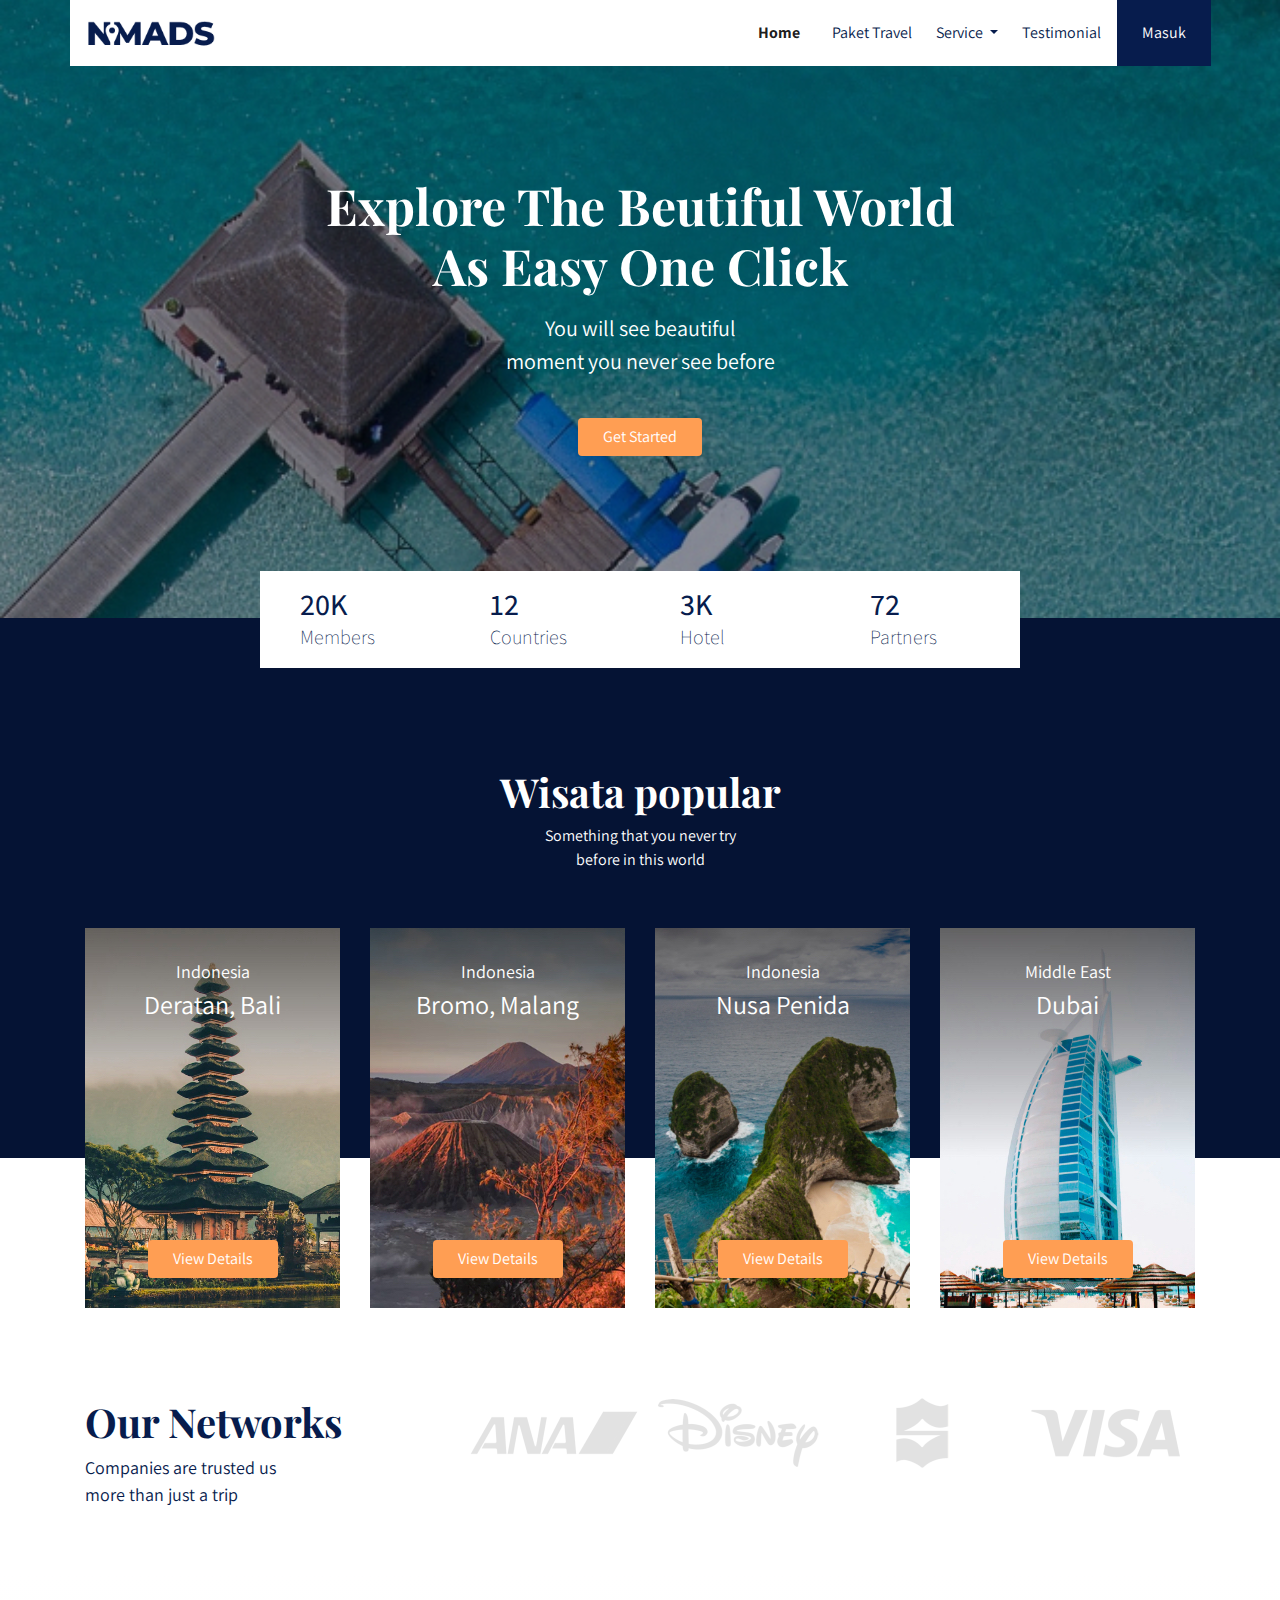
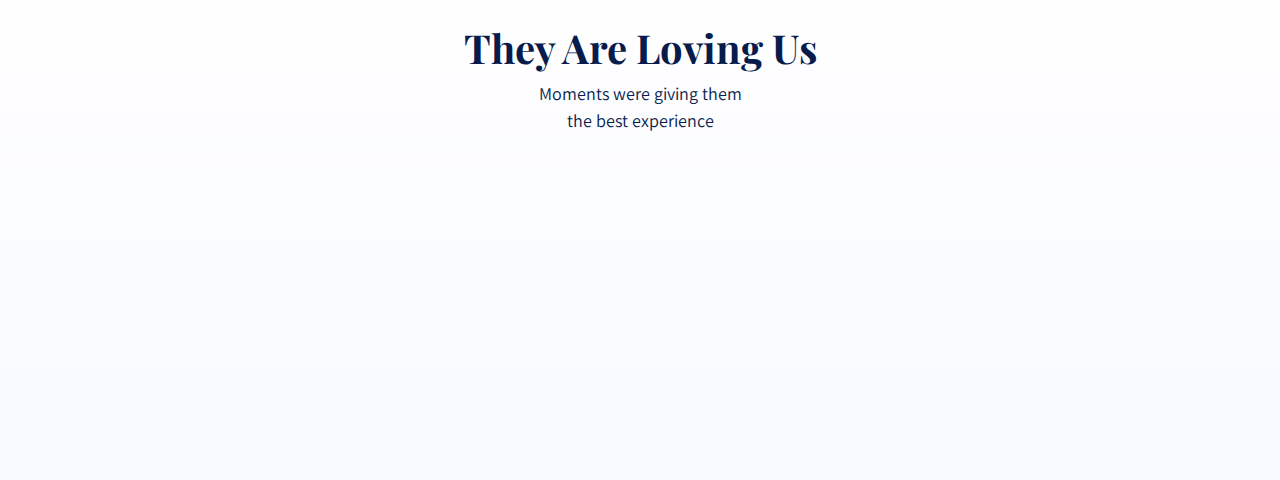
<file: index.html>
<!DOCTYPE html>
<html lang="en">
<head>
    <meta charset="UTF-8">
    <meta name="viewport" content="width=device-width, initial-scale=1.0">
    <link rel="stylesheet" href="frontend/libraries/bootstrap/css/bootstrap.css">
    <link rel="stylesheet" href="frontend/styles/main.css">
    <link rel="preconnect" href="https://fonts.googleapis.com">
    <link rel="preconnect" href="https://fonts.gstatic.com" crossorigin>
    <link href="https://fonts.googleapis.com/css2?family=Assistant:wght@200;300;400;500;600;700;800&family=Playfair+Display:ital,wght@0,400;0,500;0,600;0,700;0,800;0,900;1,400;1,500;1,600;1,700;1,800;1,900&display=swap" rel="stylesheet">
    <title>Nomads - Travel Web</title>
</head>
<body>
    <!-- Navbar -->
    <div class="container">
        <nav class="row navbar navbar-expand-lg navbar-light bg-white">
            <a href="#" class="navbar-brand">
                <img src="frontend/assets/images/logo.png" alt="Logo NOMADS" />
            </a>
            <button class="navbar-toggler navbar-toggler-right" type="button" data-toggle="collapse" data-target="#navb">
                <span class="navbar-toggler-icon"></span>
            </button>
            
            <div class="collapse navbar-collapse" id="navb">
                <ul class="navbar-nav ml-auto mr-3">
                    <li class="nav-item mx-md-2"><a href="#" class="nav-link active">Home</a></li>
                    <li class="nav-item mx-md-2"><a href="#" class="nav-link">Paket Travel</a></li>
                    <li class="nav-item dropdown">
                        <a href="" class="nav-link dropdown-toggle" id="navbardrop" data-toggle="dropdown">
                            Service
                        </a>
                        <div class="dropdown-menu">
                            <a href="#" class="dropdown-item">aaa</a>
                            <a href="#" class="dropdown-item">bbb</a>
                            <a href="#" class="dropdown-item">ccc</a>
                        </div>
                    </li>
                    <li class="nav-item mx-md-2"><a href="#" class="nav-link">Testimonial</a></li>

                    <!-- Mobile Button -->
                    <form class="form-inline d-sm-block d-md-none">
                        <button class="btn btn-login my-2 my-sm-0">Masuk</button>
                    </form>
                    <!-- Desktop button -->
                    <form class="form-inline my-2 my-lg-0 d-none d-md-block">
                        <button class="btn btn-login btn-navbar-right my-2 my-sm-0 px-4">Masuk</button>
                    </form>
                </ul>
            </div>
        </nav>
    </div>

    <!-- Header -->
    <header class="text-center">
        <h1>
            Explore The Beutiful World <br>
            As Easy One Click
        </h1>
        <p class="mt-3">
            You will see beautiful <br>
            moment you never see before
        </p>
        <a href="#" class="btn btn-get-started px-4 mt-4">
            Get Started
        </a>
    </header>

    <!-- Main Content -->
    <main>
        <div class="container">
            <section class="section-stats row justify-content-center" id="stats">
                <div class="col-3 col-md-2 stats-detail">
                    <h2>20K</h2>
                    <p>Members</p>
                </div>
                <div class="col-3 col-md-2 stats-detail">
                    <h2>12</h2>
                    <p>Countries</p>
                </div>
                <div class="col-3 col-md-2 stats-detail">
                    <h2>3K</h2>
                    <p>Hotel</p>
                </div>
                <div class="col-3 col-md-2 stats-detail">
                    <h2>72</h2>
                    <p>Partners</p>
                </div>
            </section>
        </div>

        <section class="section-popular" id="popular">
            <div class="container">
                <div class="row">
                    <div class="col text-center section-popular-heading">
                        <h2>Wisata popular</h2>
                        <p>
                            Something that you never try <br>
                            before in this world
                        </p>
                    </div>
                </div>
            </div>
        </section>

        <section class="section-popular-content" id="popularContent">
            <div class="container">
                <div class="section-popular-travel row justify-content-center">
                
                    <div class="col-sm-6 col-md-4 col-lg-3">
                       <div class="card-travel text-center d-flex flex-column"
                       style="background-image: url('frontend/assets/images/travel-1.jpg');">
                        <div class="travel-country">Indonesia</div>
                        <div class="travel-location">Deratan, Bali</div>
                        <div class="travel-button mt-auto">
                            <a href="#" class="btn btn-travel-details px-4">
                                View Details
                            </a>
                        </div>
                       </div> 
                    </div>
    
                    <div class="col-sm-6 col-md-4 col-lg-3">
                        <div class="card-travel text-center d-flex flex-column"
                        style="background-image: url('frontend/assets/images/travel-2.jpg');">
                         <div class="travel-country">Indonesia</div>
                         <div class="travel-location">Bromo, Malang</div>
                         <div class="travel-button mt-auto">
                             <a href="#" class="btn btn-travel-details px-4">
                                 View Details
                             </a>
                         </div>
                        </div> 
                     </div>
    
                     <div class="col-sm-6 col-md-4 col-lg-3">
                        <div class="card-travel text-center d-flex flex-column"
                        style="background-image: url('frontend/assets/images/travel-3.jpg');">
                         <div class="travel-country">Indonesia</div>
                         <div class="travel-location">Nusa Penida</div>
                         <div class="travel-button mt-auto">
                             <a href="#" class="btn btn-travel-details px-4">
                                 View Details
                             </a>
                         </div>
                        </div> 
                     </div>
    
                     <div class="col-sm-6 col-md-4 col-lg-3">
                        <div class="card-travel text-center d-flex flex-column"
                        style="background-image: url('frontend/assets/images/travel-4.jpg');">
                         <div class="travel-country">Middle East</div>
                         <div class="travel-location">Dubai</div>
                         <div class="travel-button mt-auto">
                             <a href="#" class="btn btn-travel-details px-4">
                                 View Details
                             </a>
                         </div>
                        </div> 
                     </div>
                </div>
            </div>
        </section>

        <section class="section-networks">
            <div class="container">
                <div class="row">
                    <div class="col-md-4">
                        <h2>Our Networks</h2>
                        <p>
                            Companies are trusted us <br>
                            more than just a trip
                        </p>
                    </div>
                    <div class="col-md-8 text-center">
                        <img src="frontend/assets/images/partner.png" alt="" class="img-partner">
                    </div>
                </div>
            </div>
        </section>

        <section class="section-testimonial-heading" id="testimonialHeading">
            <div class="container">
                <div class="row">
                    <div class="col text-center">
                        <h2>They Are Loving Us</h2>
                        <p>
                            Moments were giving them
                            <br>
                            the best experience
                        </p>
                    </div>
                </div>
            </div>
        </section>
    </main>

    <script src="frontend/libraries/jquery/jquery-3.7.1.min.js"></script>
    <script src="frontend/libraries/bootstrap/js/bootstrap.js"></script>
    <script src="frontend/libraries/retina/retina.min.js"></script>
</body>
</html>
</file>
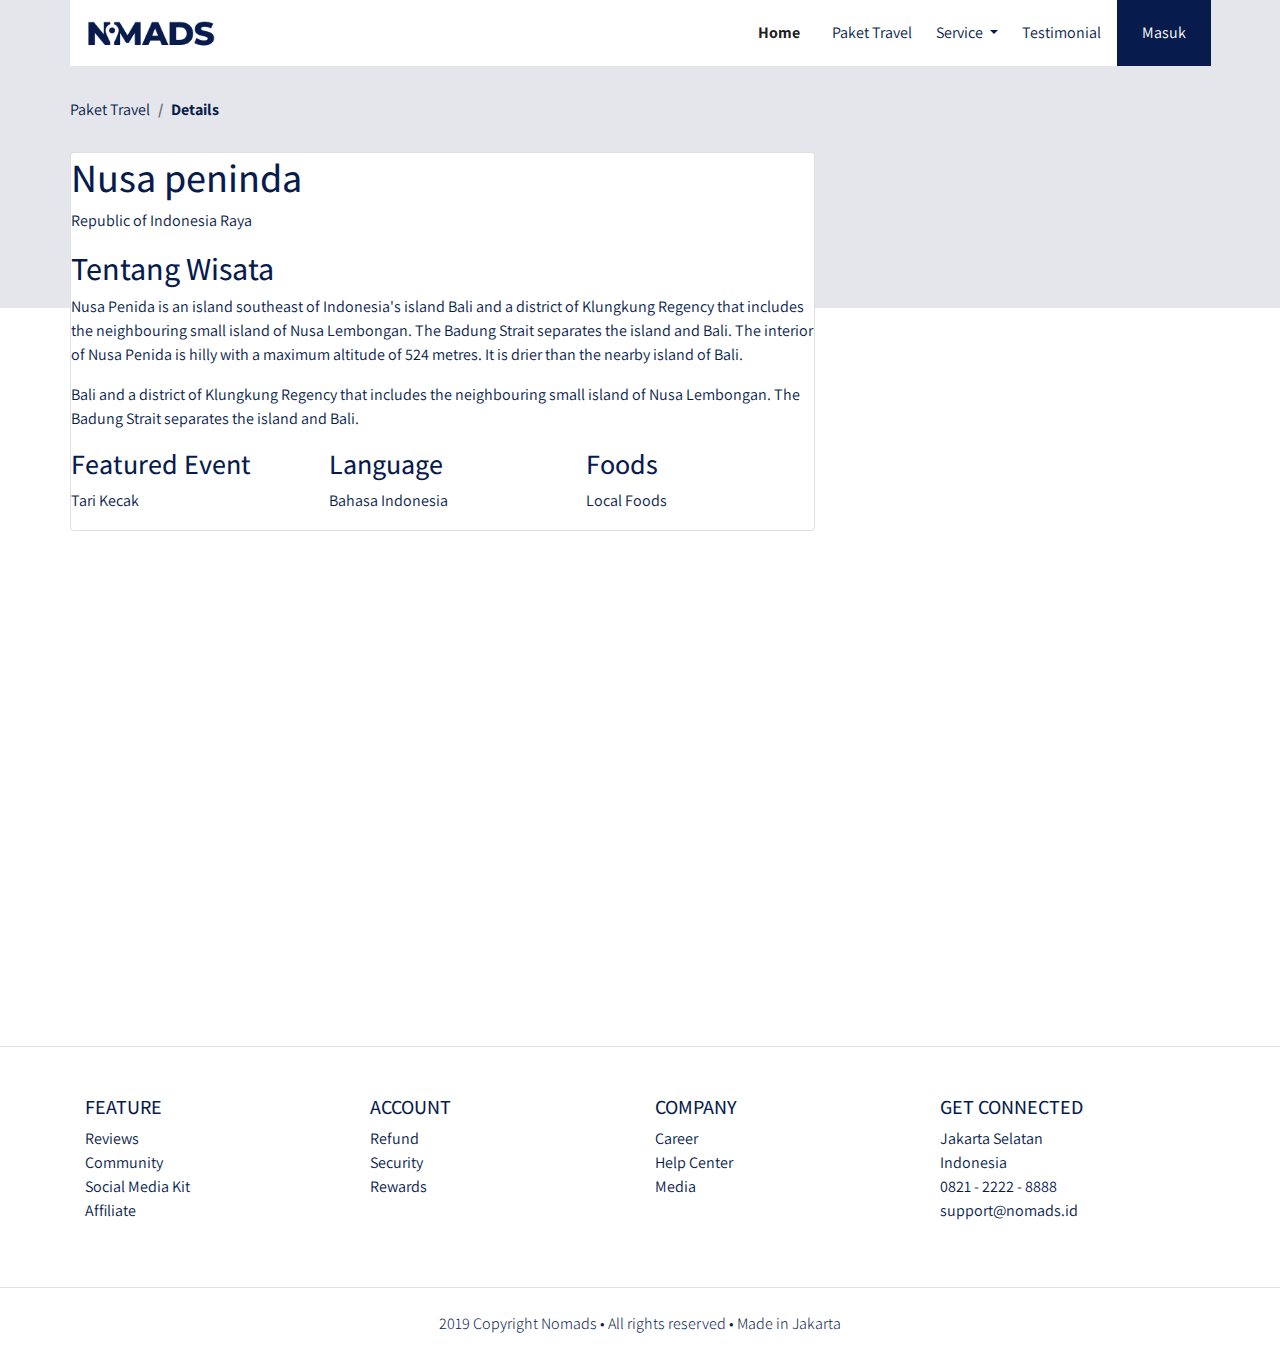
<file: details.html>
<!DOCTYPE html>
<html lang="en">
<head>
    <meta charset="UTF-8">
    <meta name="viewport" content="width=device-width, initial-scale=1.0">
    <link rel="stylesheet" href="frontend/libraries/bootstrap/css/bootstrap.css">
    <link rel="stylesheet" href="frontend/styles/main.css">
    <link rel="preconnect" href="https://fonts.googleapis.com">
    <link rel="preconnect" href="https://fonts.gstatic.com" crossorigin>
    <link href="https://fonts.googleapis.com/css2?family=Assistant:wght@200;300;400;500;600;700;800&family=Playfair+Display:ital,wght@0,400;0,500;0,600;0,700;0,800;0,900;1,400;1,500;1,600;1,700;1,800;1,900&display=swap" rel="stylesheet">
    <title>Nomads - Travel Web</title>
</head>
<body>
    <!-- Navbar -->
    <div class="container">
        <nav class="row navbar navbar-expand-lg navbar-light bg-white">
            <a href="#" class="navbar-brand">
                <img src="frontend/assets/images/logo.png" alt="Logo NOMADS" />
            </a>
            <button class="navbar-toggler navbar-toggler-right" type="button" data-toggle="collapse" data-target="#navb">
                <span class="navbar-toggler-icon"></span>
            </button>
            
            <div class="collapse navbar-collapse" id="navb">
                <ul class="navbar-nav ml-auto mr-3">
                    <li class="nav-item mx-md-2"><a href="#" class="nav-link active">Home</a></li>
                    <li class="nav-item mx-md-2"><a href="#" class="nav-link">Paket Travel</a></li>
                    <li class="nav-item dropdown">
                        <a href="" class="nav-link dropdown-toggle" id="navbardrop" data-toggle="dropdown">
                            Service
                        </a>
                        <div class="dropdown-menu">
                            <a href="#" class="dropdown-item">aaa</a>
                            <a href="#" class="dropdown-item">bbb</a>
                            <a href="#" class="dropdown-item">ccc</a>
                        </div>
                    </li>
                    <li class="nav-item mx-md-2"><a href="#" class="nav-link">Testimonial</a></li>

                    <!-- Mobile Button -->
                    <form class="form-inline d-sm-block d-md-none">
                        <button class="btn btn-login my-2 my-sm-0">Masuk</button>
                    </form>
                    <!-- Desktop button -->
                    <form class="form-inline my-2 my-lg-0 d-none d-md-block">
                        <button class="btn btn-login btn-navbar-right my-2 my-sm-0 px-4">Masuk</button>
                    </form>
                </ul>
            </div>
        </nav>
    </div>

    <!-- Main Content -->
    <main>
        <section class="section-details-header">
        </section>
        <section class="section-details-content">
            <div class="container">
                <div class="row">
                    <div class="col p-0">
                        <nav>
                            <ol class="breadcrumb">
                                <li class="breadcrumb-item">Paket Travel</li>
                                <li class="breadcrumb-item active">Details</li>
                            </ol>
                        </nav>
                    </div>
                </div>
                <div class="row">
                    <div class="col-lg-8 pl-lg-0">
                        <div class="card card-details">
                            <h1>Nusa peninda</h1>
                            <p>Republic of Indonesia Raya</p>
                            <div class="gallery">

                            </div>
                            <h2>Tentang Wisata</h2>
                            <p>
                                Nusa Penida is an island southeast of Indonesia's island
                                Bali and a district of Klungkung Regency that includes the
                                neighbouring small island of Nusa Lembongan. The Badung
                                Strait separates the island and Bali. The interior of Nusa
                                Penida is hilly with a maximum altitude of 524 metres. It is
                                drier than the nearby island of Bali.
                            </p>
                            <p>
                                Bali and a district of Klungkung Regency that includes the
                                neighbouring small island of Nusa Lembongan. The Badung
                                Strait separates the island and Bali.
                            </p>
                            <div class="features row">
                                <div class="col-md-4">
                                    <div class="description">
                                        <h3>Featured Event</h3>
                                        <p>Tari Kecak</p>
                                    </div>
                                </div>
                                <div class="col-md-4">
                                    <div class="description">
                                        <h3>Language</h3>
                                        <p>Bahasa Indonesia</p>
                                    </div>
                                </div>
                                <div class="col-md-4">
                                    <div class="description">
                                        <h3>Foods</h3>
                                        <p>Local Foods</p>
                                    </div>
                                </div>
                                <div class="col-md-4"></div>
                            </div>
                        </div>
                    </div>
                </div>
            </div>
        </section>
    </main>

    <!-- Footer -->
    <footer class="section-footer mt-5 mb-4 border-top">
        <div class="container pt-5 pb-5">
            <div class="row justify-content-center">
                <div class="col-12">
                    <div class="row">
                        <div class="col-12 col-lg-3">
                            <h5>FEATURE</h5>
                            <ul class="list-unstyled">
                                <li><a href="#">Reviews</a></li>
                                <li><a href="#">Community</a></li>
                                <li><a href="#">Social Media Kit</a></li>
                                <li><a href="#">Affiliate</a></li>
                            </ul>
                        </div>
                        
                        <div class="col-12 col-lg-3">
                            <h5>ACCOUNT</h5>
                            <ul class="list-unstyled">
                                <li><a href="#">Refund</a></li>
                                <li><a href="#">Security</a></li>
                                <li><a href="#">Rewards</a></li>
                            </ul>
                        </div>

                        <div class="col-12 col-lg-3">
                            <h5>COMPANY</h5>
                            <ul class="list-unstyled">
                                <li><a href="#">Career</a></li>
                                <li><a href="#">Help Center</a></li>
                                <li><a href="#">Media</a></li>
                            </ul>
                        </div>

                        <div class="col-12 col-lg-3">
                            <h5>GET CONNECTED</h5>
                            <ul class="list-unstyled">
                                <li><a href="#">Jakarta Selatan</a></li>
                                <li><a href="#">Indonesia</a></li>
                                <li><a href="#">0821 - 2222 - 8888</a></li>
                                <li><a href="#">support@nomads.id</a></li>
                            </ul>
                        </div>
                    </div>
                </div>
            </div>
        </div>
        
        <div class="container-fluid">
            <div class="row border-top justify-content-center align-items-center pt-4">
                <div class="col-auto text-gray-500 font-weight-light">
                    2019 Copyright Nomads • All rights reserved • Made in Jakarta
                </div>
            </div>
        </div>
    </footer>

    <script src="frontend/libraries/jquery/jquery-3.7.1.min.js"></script>
    <script src="frontend/libraries/bootstrap/js/bootstrap.js"></script>
    <script src="frontend/libraries/retina/retina.min.js"></script>
</body>
</html>
</file>
<file: frontend/styles/main.css>
body {
  background-color: white;
  font-family: "Assistant", sans-serif;
  color: #071C4D;
}

.navbar-brand img {
  max-height: 40px;
}

.navbar-light .navbar-nav .nav-link {
  color: #071c4d;
}
.navbar-light .navbar-nav .nav-link.active {
  font-weight: bold;
}

.btn-navbar-right {
  margin-top: -16px !important;
  margin-bottom: -29px !important;
  margin-right: -33px !important;
  height: 66px;
  border-radius: 0;
}

.btn-login {
  background-color: #071C4D;
  color: white;
}
.btn-login:hover {
  background-color: #1E3771;
  color: white;
}

header {
  padding: 180px 0 165px;
  margin-top: -70px !important;
  background-image: url("../assets/images/header-background.jpg");
  background-size: cover;
}
header h1, header p {
  color: white;
}
header h1 {
  font-family: "Playfair Display", serif;
  font-weight: bold;
  font-size: 50px;
}
header p {
  font-size: 22px;
}
header .btn-get-started {
  background-color: #FF9E53;
  color: white;
}
header .btn-get-started:hover {
  background-color: #ff770e;
  color: white;
}

.section-stats {
  margin-top: -50px;
}
.section-stats .stats-detail {
  padding-top: 15px;
  padding-left: 40px;
  background-color: white;
}
.section-stats h2 {
  font-size: 30px;
  margin-bottom: 0;
}
.section-stats p {
  font-size: 20px;
  font-weight: lighter;
}

.section-popular {
  min-height: 540px;
  background-color: #051334;
  margin-top: -50px;
  margin-bottom: -230px;
}
.section-popular .section-popular-heading {
  margin-top: 150px;
}
.section-popular .section-popular-heading h2, .section-popular .section-popular-heading p {
  color: white;
}
.section-popular .section-popular-heading h2 {
  font-family: "Playfair Display", serif;
  font-weight: bold;
  font-size: 40px;
}

.section-popular-content .section-popular-travel .card-travel {
  min-height: 380px;
  background-color: rgb(188, 188, 188);
  color: white;
  padding: 30px;
  background-size: cover;
  margin-bottom: 20px;
}
.section-popular-content .section-popular-travel .travel-country {
  font-size: 18px;
}
.section-popular-content .section-popular-travel .travel-location {
  font-size: 26px;
}
.section-popular-content .section-popular-travel .travel-button .btn-travel-details {
  background-color: #FF9E53;
  color: white;
}
.section-popular-content .section-popular-travel .travel-button .btn-travel-details:hover {
  background-color: #ff770e;
  color: white;
}

.section-networks {
  background-color: white;
  margin-top: -170px;
  padding-top: 240px;
  padding-bottom: 50px;
}
.section-networks h2 {
  font-family: "Playfair Display", serif;
  font-weight: bold;
  font-size: 40px;
}
.section-networks p {
  font-size: 18px;
}
.section-networks img {
  max-width: 100%;
}

.section-testimonial-heading {
  background: linear-gradient(white 0%, #f7f9ff 100%);
  padding-top: 50px;
  min-height: 506px;
}
.section-testimonial-heading h2 {
  font-family: "Playfair Display", serif;
  font-weight: bold;
  font-size: 40px;
}
.section-testimonial-heading p {
  font-size: 18px;
}

.section-testimonial-content {
  margin-top: -300px;
  padding-bottom: 50px;
}
.section-testimonial-content .card-testimonial {
  padding: 40px 20px 10px;
  border-radius: 11px;
  margin-bottom: 20px;
}
.section-testimonial-content .card-testimonial .testimonial-content {
  min-height: 380px;
}
.section-testimonial-content .card-testimonial h3 {
  font-size: 22px;
}
.section-testimonial-content .card-testimonial .testimonial {
  font-weight: 200;
  font-size: 26px;
  color: #6e6e6e;
  min-height: 180px;
}
.section-testimonial-content .card-testimonial .trip-to {
  font-weight: normal;
  font-size: 22px;
  color: #6e6e6e;
}
.section-testimonial-content .card-testimonial hr {
  margin-left: -20px;
  margin-right: -20px;
}
.section-testimonial-content .btn-get-started {
  background-color: #FF9E53;
  color: white;
}
.section-testimonial-content .btn-get-started:hover {
  background-color: #ff770e;
  color: white;
}
.section-testimonial-content .btn-need-help {
  background-color: #f2f2f2;
  color: #c3c3c3;
}
.section-testimonial-content .btn-need-help:hover {
  background-color: #fafafa;
  color: #c3c3c3;
}

.section-footer a {
  color: #071c4d;
}

.section-details-header {
  min-height: 310px;
  background: #e4e6eb;
  margin-top: -68px;
}

.section-details-content {
  margin-top: -210px;
  min-height: 100vh;
}
.section-details-content .breadcrumb {
  background-color: transparent;
  padding: 0;
  margin-bottom: 30px;
}
.section-details-content .breadcrumb-item.active {
  font-weight: bold;
  color: #071c4d;
}/*# sourceMappingURL=main.css.map */
</file>
